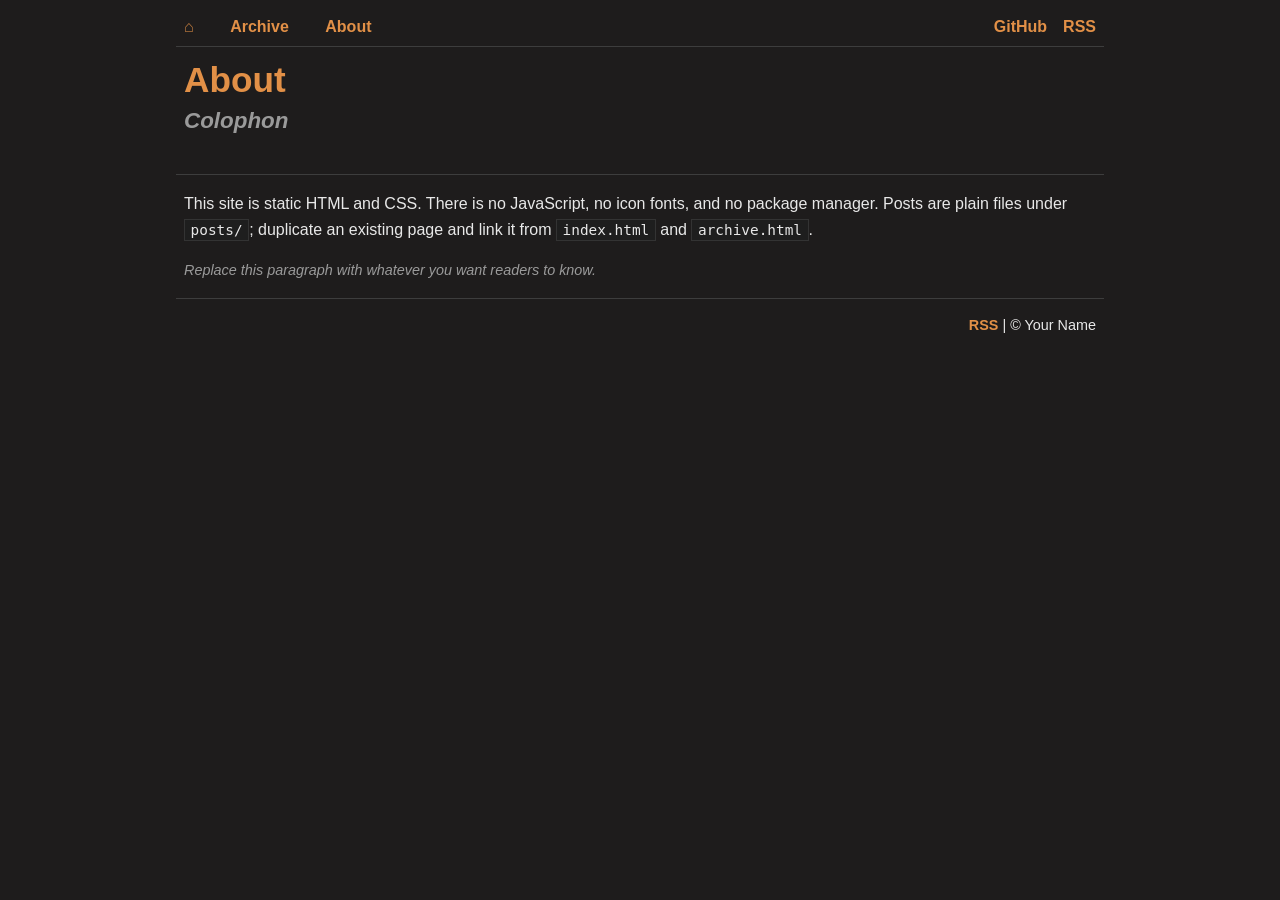
<file: about.html>
<!DOCTYPE html>
<html lang="en">
  <head>
    <meta charset="utf-8" />
    <meta name="viewport" content="width=device-width, initial-scale=1.0" />
    <title>About — your blog title</title>
    <link rel="stylesheet" href="style.css" />
    <link rel="alternate" type="application/atom+xml" title="your blog title" href="feed.xml" />
    <meta name="description" content="About this blog." />
  </head>
  <body>
    <div id="wrapper">
      <nav>
        <ul>
          <li>
            <a href="index.html" title="Home"><span class="nav-icon" aria-hidden="true">⌂</span></a>
          </li>
          <li><a href="archive.html">Archive</a></li>
          <li><a href="about.html">About</a></li>
          <li class="side"><a href="feed.xml" title="Atom feed">RSS</a></li>
          <li class="side"><a href="https://github.com/" rel="me">GitHub</a></li>
        </ul>
      </nav>

      <header>
        <h1><a href="about.html">About</a></h1>
        <h2><span class="accent">Colophon</span></h2>
      </header>

      <main>
        <article>
          <p>
            This site is static HTML and CSS. There is no JavaScript, no icon fonts, and no package manager.
            Posts are plain files under <code>posts/</code>; duplicate an existing page and link it from
            <code>index.html</code> and <code>archive.html</code>.
          </p>
          <p class="bio">Replace this paragraph with whatever you want readers to know.</p>
        </article>
      </main>

      <footer>
        <p>
          <a href="feed.xml" title="Feed">RSS</a><span class="divider"></span>© Your Name
        </p>
      </footer>
    </div>
  </body>
</html>
</file>
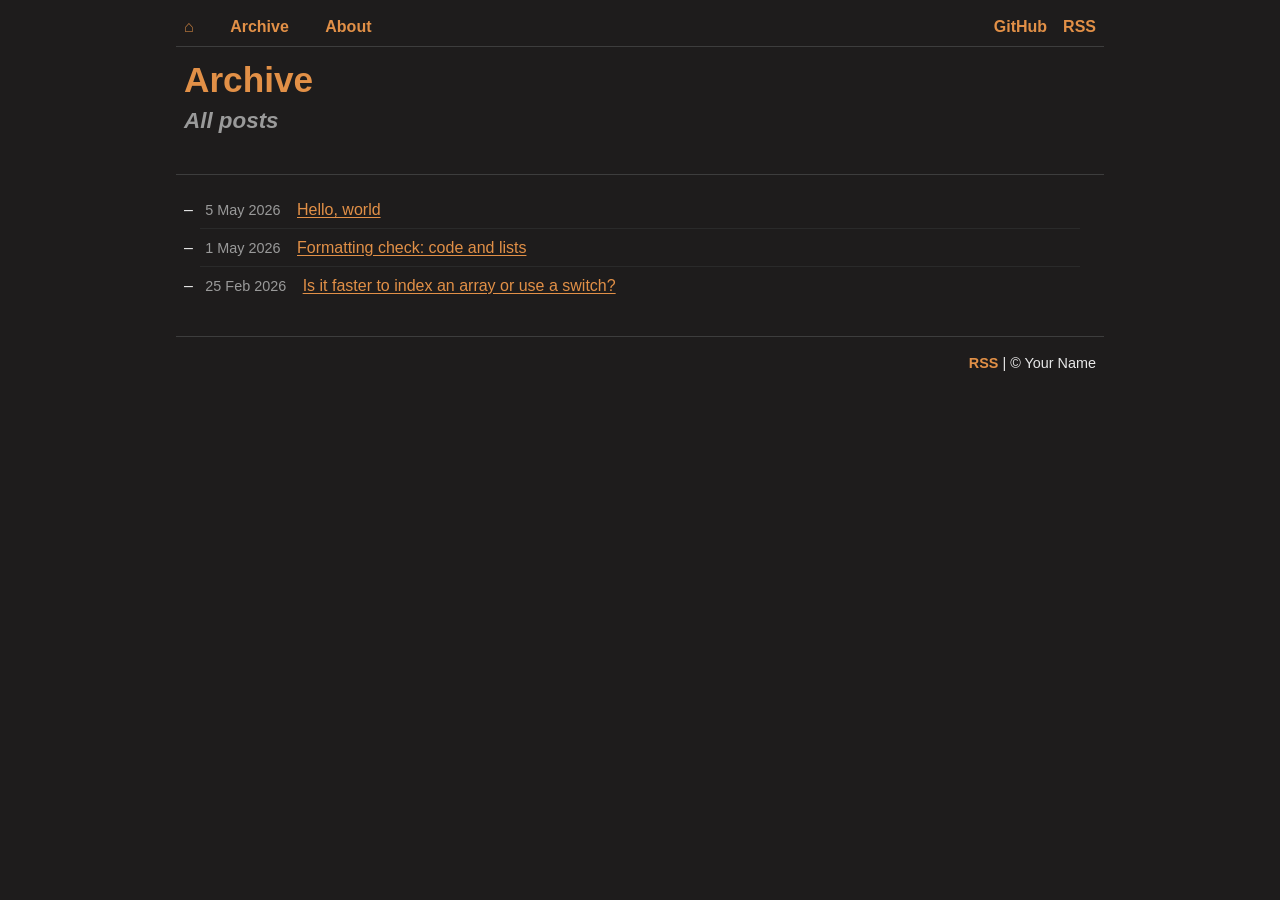
<file: archive.html>
<!DOCTYPE html>
<html lang="en">
  <head>
    <meta charset="utf-8" />
    <meta name="viewport" content="width=device-width, initial-scale=1.0" />
    <title>Archive — your blog title</title>
    <link rel="stylesheet" href="style.css" />
    <link rel="alternate" type="application/atom+xml" title="your blog title" href="feed.xml" />
    <meta name="description" content="All posts." />
  </head>
  <body>
    <div id="wrapper">
      <nav>
        <ul>
          <li>
            <a href="index.html" title="Home"><span class="nav-icon" aria-hidden="true">⌂</span></a>
          </li>
          <li><a href="archive.html">Archive</a></li>
          <li><a href="about.html">About</a></li>
          <li class="side"><a href="feed.xml" title="Atom feed">RSS</a></li>
          <li class="side"><a href="https://github.com/" rel="me">GitHub</a></li>
        </ul>
      </nav>

      <header>
        <h1><a href="archive.html">Archive</a></h1>
        <h2><span class="accent">All posts</span></h2>
      </header>

      <main>
        <article>
          <ul class="archive-list">
            <li><time datetime="2026-05-05">5 May 2026</time> <a href="posts/hello-world.html">Hello, world</a></li>
            <li><time datetime="2026-05-01">1 May 2026</time> <a href="posts/example-snippet.html">Formatting check: code and lists</a></li>
            <li><time datetime="2026-02-25">25 Feb 2026</time> <a href="posts/array-vs-switch-benchmark.html">Is it faster to index an array or use a switch?</a></li>
          </ul>
        </article>
      </main>

      <footer>
        <p>
          <a href="feed.xml" title="Feed">RSS</a><span class="divider"></span>© Your Name
        </p>
      </footer>
    </div>
  </body>
</html>
</file>
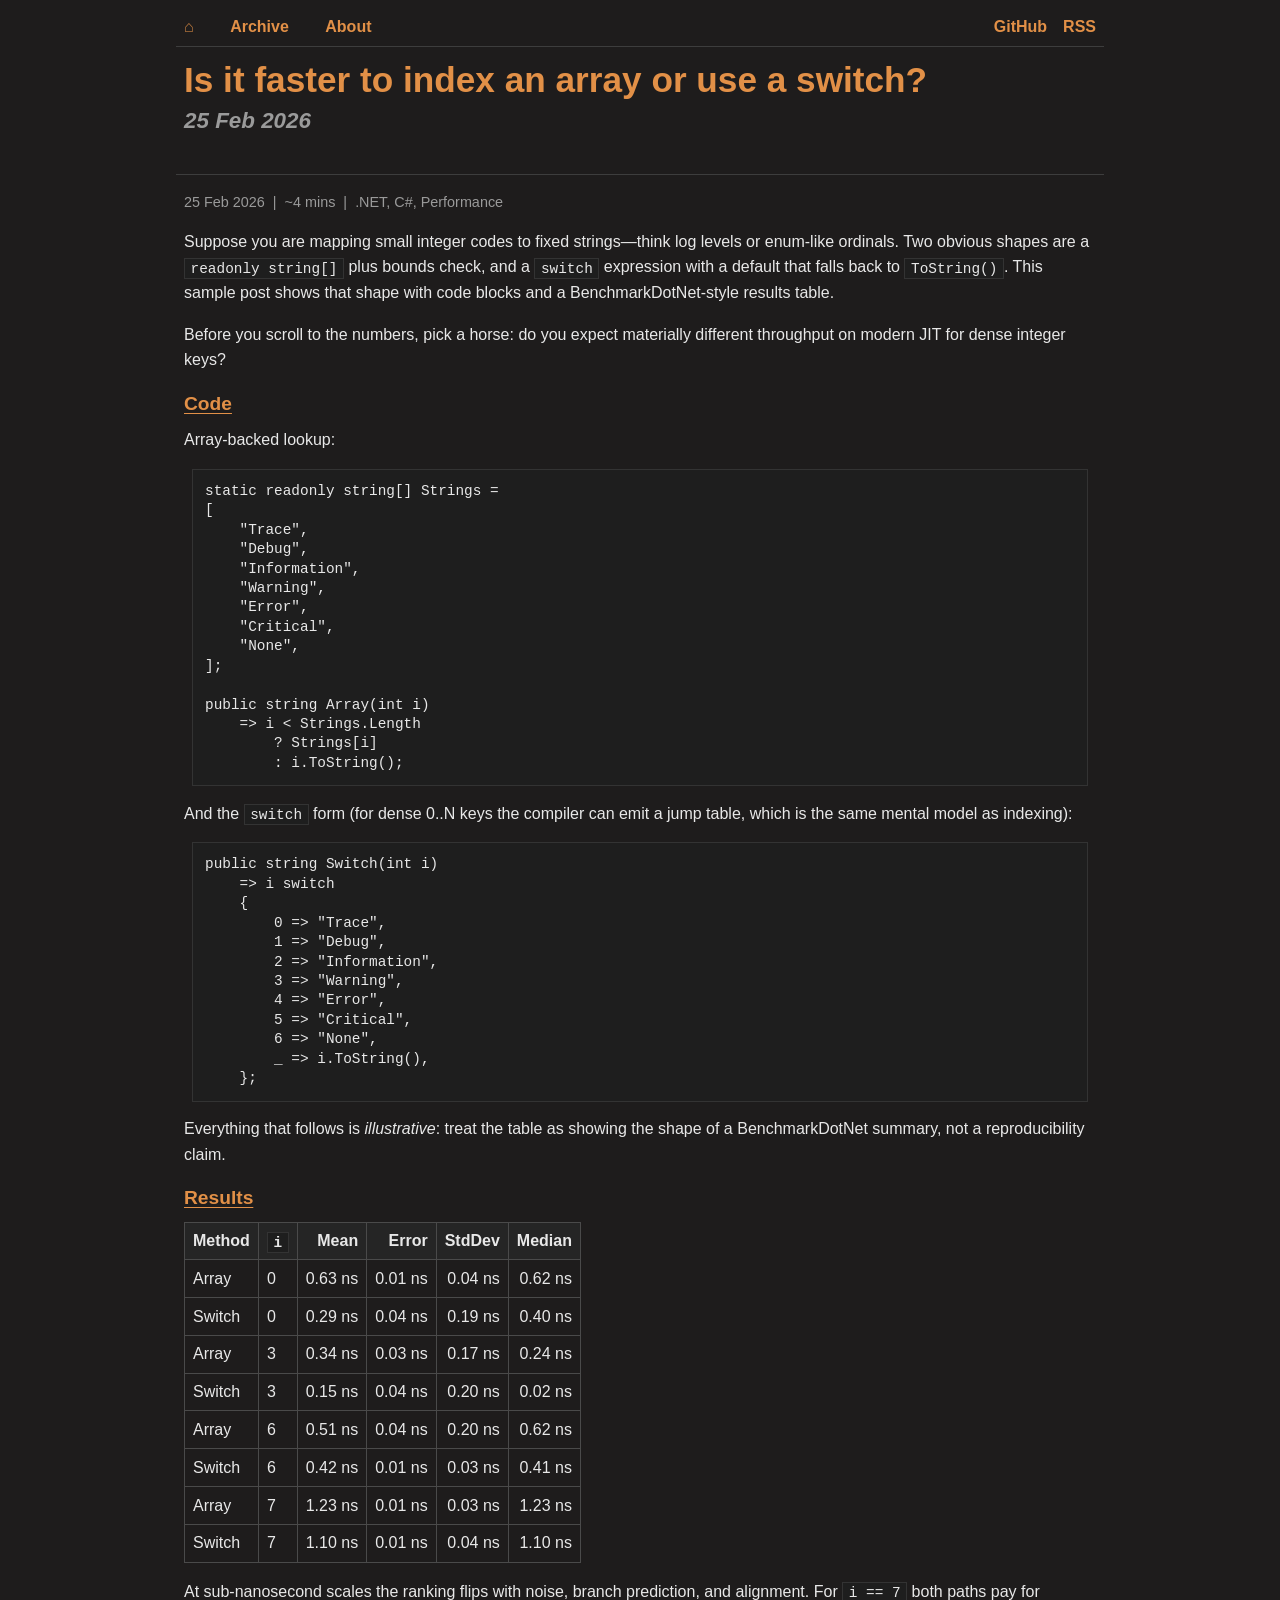
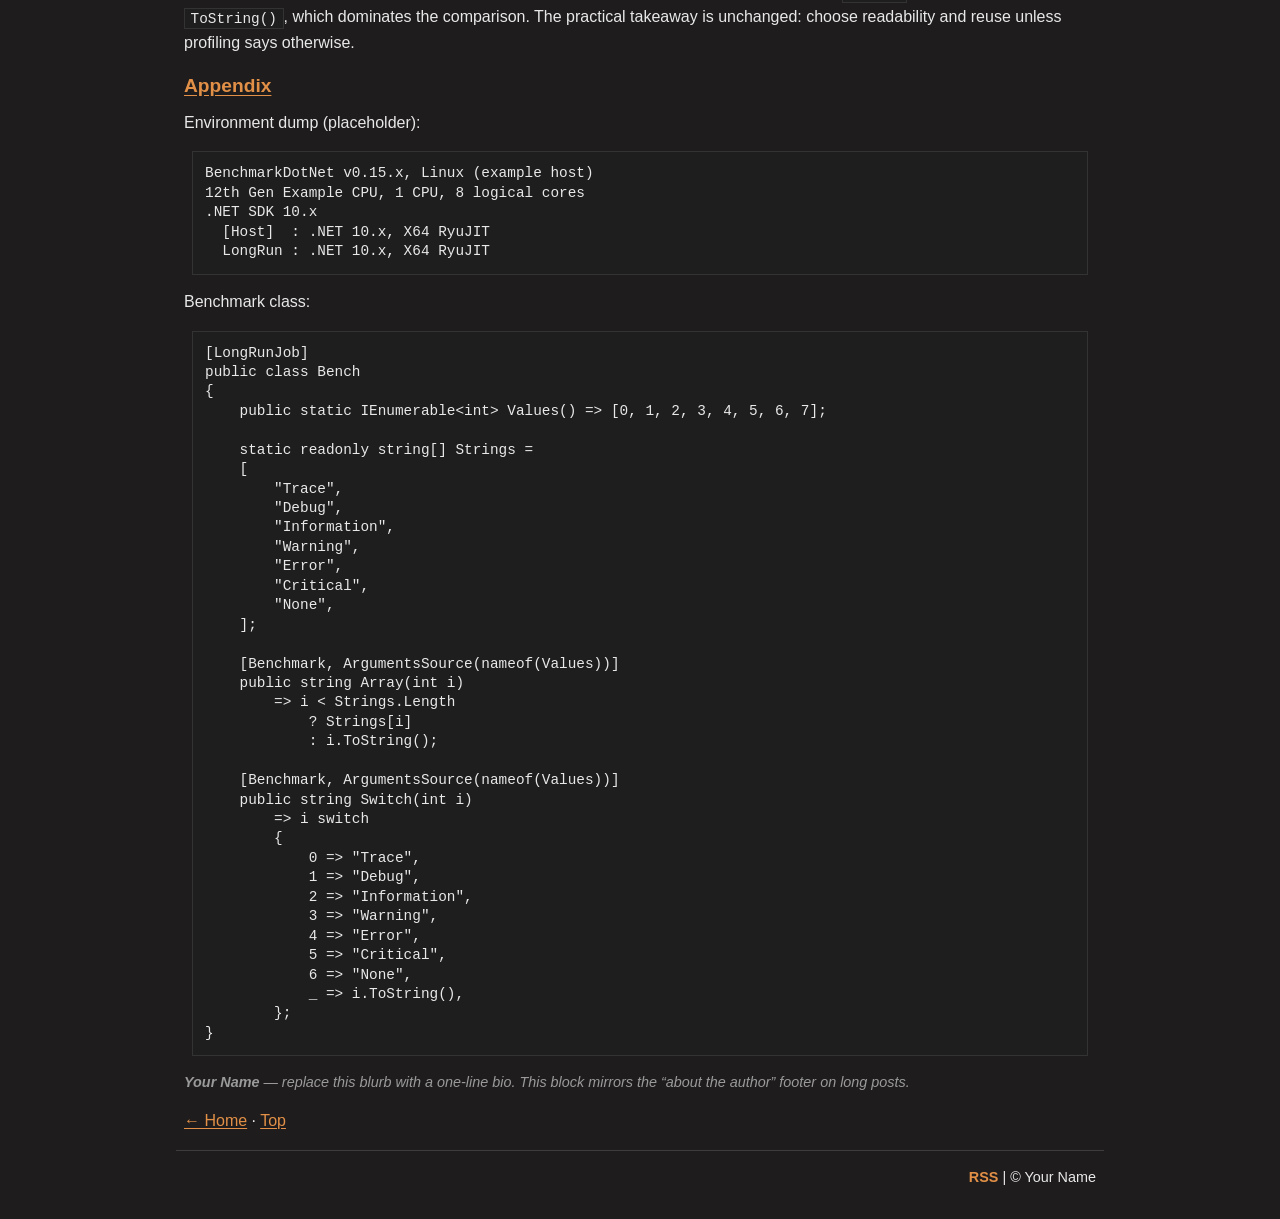
<file: posts/array-vs-switch-benchmark.html>
<!DOCTYPE html>
<html lang="en">
  <head>
    <meta charset="utf-8" />
    <meta name="viewport" content="width=device-width, initial-scale=1.0" />
    <title>Array lookup vs switch — your blog title</title>
    <link rel="stylesheet" href="../style.css" />
    <link rel="alternate" type="application/atom+xml" title="your blog title" href="../feed.xml" />
    <meta
      name="description"
      content="Sample benchmark post: indexing a string table vs a switch expression for small integer codes."
    />
  </head>
  <body>
    <div id="wrapper">
      <nav>
        <ul>
          <li>
            <a href="../index.html" title="Home"><span class="nav-icon" aria-hidden="true">⌂</span></a>
          </li>
          <li><a href="../archive.html">Archive</a></li>
          <li><a href="../about.html">About</a></li>
          <li class="side"><a href="../feed.xml" title="Atom feed">RSS</a></li>
          <li class="side"><a href="https://github.com/" rel="me">GitHub</a></li>
        </ul>
      </nav>

      <header>
        <h1 id="top">
          <a href="../index.html">Is it faster to index an array or use a switch?</a>
        </h1>
        <h2><span class="accent">25 Feb 2026</span></h2>
      </header>

      <main>
        <article>
          <p class="meta">
            <span title="Published">25 Feb 2026</span>
            <span class="divider"></span>
            <span title="Time to read">~4 mins</span>
            <span class="divider"></span>
            <span title="Tags">.NET, C#, Performance</span>
          </p>

          <p>
            Suppose you are mapping small integer codes to fixed strings—think log levels or enum-like ordinals. Two
            obvious shapes are a <code>readonly string[]</code> plus bounds check, and a
            <code>switch</code> expression with a default that falls back to <code>ToString()</code>. This sample post
            shows that shape with code blocks and a BenchmarkDotNet-style results table.
          </p>

          <p>
            Before you scroll to the numbers, pick a horse: do you expect materially different throughput on modern
            JIT for dense integer keys?
          </p>

          <h4 id="code"><a href="#code">Code</a></h4>

          <p>Array-backed lookup:</p>

          <pre><code class="language-csharp">static readonly string[] Strings =
[
    "Trace",
    "Debug",
    "Information",
    "Warning",
    "Error",
    "Critical",
    "None",
];

public string Array(int i)
    =&gt; i &lt; Strings.Length
        ? Strings[i]
        : i.ToString();
</code></pre>

          <p>
            And the <code>switch</code> form (for dense 0..N keys the compiler can emit a jump table, which is the
            same mental model as indexing):
          </p>

          <pre><code class="language-csharp">public string Switch(int i)
    =&gt; i switch
    {
        0 =&gt; "Trace",
        1 =&gt; "Debug",
        2 =&gt; "Information",
        3 =&gt; "Warning",
        4 =&gt; "Error",
        5 =&gt; "Critical",
        6 =&gt; "None",
        _ =&gt; i.ToString(),
    };
</code></pre>

          <p>
            Everything that follows is <em>illustrative</em>: treat the table as showing the shape of a BenchmarkDotNet
            summary, not a reproducibility claim.
          </p>

          <h4 id="results"><a href="#results">Results</a></h4>

          <table>
            <thead>
              <tr>
                <th>Method</th>
                <th><code>i</code></th>
                <th style="text-align: right">Mean</th>
                <th style="text-align: right">Error</th>
                <th style="text-align: right">StdDev</th>
                <th style="text-align: right">Median</th>
              </tr>
            </thead>
            <tbody>
              <tr>
                <td>Array</td>
                <td>0</td>
                <td style="text-align: right">0.63 ns</td>
                <td style="text-align: right">0.01 ns</td>
                <td style="text-align: right">0.04 ns</td>
                <td style="text-align: right">0.62 ns</td>
              </tr>
              <tr>
                <td>Switch</td>
                <td>0</td>
                <td style="text-align: right">0.29 ns</td>
                <td style="text-align: right">0.04 ns</td>
                <td style="text-align: right">0.19 ns</td>
                <td style="text-align: right">0.40 ns</td>
              </tr>
              <tr>
                <td>Array</td>
                <td>3</td>
                <td style="text-align: right">0.34 ns</td>
                <td style="text-align: right">0.03 ns</td>
                <td style="text-align: right">0.17 ns</td>
                <td style="text-align: right">0.24 ns</td>
              </tr>
              <tr>
                <td>Switch</td>
                <td>3</td>
                <td style="text-align: right">0.15 ns</td>
                <td style="text-align: right">0.04 ns</td>
                <td style="text-align: right">0.20 ns</td>
                <td style="text-align: right">0.02 ns</td>
              </tr>
              <tr>
                <td>Array</td>
                <td>6</td>
                <td style="text-align: right">0.51 ns</td>
                <td style="text-align: right">0.04 ns</td>
                <td style="text-align: right">0.20 ns</td>
                <td style="text-align: right">0.62 ns</td>
              </tr>
              <tr>
                <td>Switch</td>
                <td>6</td>
                <td style="text-align: right">0.42 ns</td>
                <td style="text-align: right">0.01 ns</td>
                <td style="text-align: right">0.03 ns</td>
                <td style="text-align: right">0.41 ns</td>
              </tr>
              <tr>
                <td>Array</td>
                <td>7</td>
                <td style="text-align: right">1.23 ns</td>
                <td style="text-align: right">0.01 ns</td>
                <td style="text-align: right">0.03 ns</td>
                <td style="text-align: right">1.23 ns</td>
              </tr>
              <tr>
                <td>Switch</td>
                <td>7</td>
                <td style="text-align: right">1.10 ns</td>
                <td style="text-align: right">0.01 ns</td>
                <td style="text-align: right">0.04 ns</td>
                <td style="text-align: right">1.10 ns</td>
              </tr>
            </tbody>
          </table>

          <p>
            At sub-nanosecond scales the ranking flips with noise, branch prediction, and alignment. For
            <code>i == 7</code> both paths pay for <code>ToString()</code>, which dominates the comparison. The practical
            takeaway is unchanged: choose readability and reuse unless profiling says otherwise.
          </p>

          <h4 id="appendix"><a href="#appendix">Appendix</a></h4>

          <p>Environment dump (placeholder):</p>

          <pre><code class="language-text">BenchmarkDotNet v0.15.x, Linux (example host)
12th Gen Example CPU, 1 CPU, 8 logical cores
.NET SDK 10.x
  [Host]  : .NET 10.x, X64 RyuJIT
  LongRun : .NET 10.x, X64 RyuJIT
</code></pre>

          <p>Benchmark class:</p>

          <pre><code class="language-csharp">[LongRunJob]
public class Bench
{
    public static IEnumerable&lt;int&gt; Values() =&gt; [0, 1, 2, 3, 4, 5, 6, 7];

    static readonly string[] Strings =
    [
        "Trace",
        "Debug",
        "Information",
        "Warning",
        "Error",
        "Critical",
        "None",
    ];

    [Benchmark, ArgumentsSource(nameof(Values))]
    public string Array(int i)
        =&gt; i &lt; Strings.Length
            ? Strings[i]
            : i.ToString();

    [Benchmark, ArgumentsSource(nameof(Values))]
    public string Switch(int i)
        =&gt; i switch
        {
            0 =&gt; "Trace",
            1 =&gt; "Debug",
            2 =&gt; "Information",
            3 =&gt; "Warning",
            4 =&gt; "Error",
            5 =&gt; "Critical",
            6 =&gt; "None",
            _ =&gt; i.ToString(),
        };
}
</code></pre>

          <p class="bio">
            <strong>Your Name</strong> — replace this blurb with a one-line bio. This block mirrors the “about the
            author” footer on long posts.
          </p>

          <p><a href="../index.html">← Home</a> · <a href="#top">Top</a></p>
        </article>
      </main>

      <footer>
        <p>
          <a href="../feed.xml" title="Feed">RSS</a><span class="divider"></span>© Your Name
        </p>
      </footer>
    </div>
  </body>
</html>
</file>
<file: style.css>
/* Minimal programming blog — dark theme. System fonts only, no external assets. */

*,
*::before,
*::after {
  box-sizing: border-box;
}

* {
  margin: 0;
  padding: 0;
}

html {
  font-family: Arial;
  font-size: 16px;
  line-height: 1.4;
  color-scheme: dark;
}

body {
  background: #1e1c1c;
  color: #e8e8e8;
}

a {
  text-decoration: none;
  color: #e29047;
}

a:hover {
  color: #7eb8ff;
}

a:focus-visible {
  outline: 2px solid #7eb8ff;
  outline-offset: 2px;
}

.accent {
  font-style: italic;
  color: #9a9a9a;
}

.not-eq {
  color: #9a9a9a;
  font-size: 110%;
}

.divider::before {
  content: "\00A0|\00A0";
}

#wrapper {
  max-width: 960px;
  margin-left: auto;
  margin-right: auto;
  padding: 1rem 1rem 2rem;
  overflow: hidden;
}

@media only screen and (max-width: 600px) {
  #wrapper {
    padding: 1rem 0rem 2rem;
  }
}

/* Nav */

nav {
  border-bottom: 1px solid #3d3d3d;
  padding: 0 0.5rem 0.5rem;
}

nav::after {
  content: "";
  display: table;
  clear: both;
}

nav ul {
  list-style-type: none;
}

nav li {
  display: inline-block;
  padding-left: 2rem;
}

nav li:first-of-type {
  padding-left: 0;
}

nav li.side {
  float: right;
  padding-left: 1rem;
}

@media (max-width: 768px) {
  nav li {
    padding-left: 0.5rem;
  }

  nav li.side {
    padding-left: 0.25rem;
  }
}

.nav-icon {
  font-size: 1rem;
  opacity: 0.85;
}

nav a {
  font-weight: 700;
}

/* Header */

header {
  border-bottom: 1px solid #3d3d3d;
  padding: 1rem 0.5rem;
  min-height: 8rem;
}

header a:hover {
  color: inherit;
}

header h1 {
  font-size: 2.2rem;
  font-weight: 700;
  line-height: 0.95;
  padding-bottom: 0.5rem;
}

header h2 {
  font-size: 1.4rem;
  font-weight: 700;
}

/* Footer */

footer {
  border-top: 1px solid #3d3d3d;
  padding: 1rem 0.5rem 0;
  font-size: 0.9rem;
}

footer a {
  font-weight: 700;
}

footer::after {
  content: "";
  display: table;
  clear: both;
}

footer > p {
  float: right;
}

/* Articles (listing + post body) */

article {
  border-bottom: 1px solid #2a2a2a;
  padding: 1rem 0.5rem;
}

article:last-of-type {
  border-bottom: 0;
}

article h3 {
  font-size: 1.4rem;
  font-weight: 700;
  padding-bottom: 0.2rem;
}

article h4 {
  font-size: 1.2rem;
  font-weight: 700;
  line-height: 1.6;
  margin-bottom: 0.4em;
}

article h5 {
  font-size: 1rem;
  font-weight: 700;
  line-height: 1.6;
  margin-bottom: 0.4em;
}

article p {
  line-height: 1.6;
  margin-bottom: 1em;
  overflow: auto;
}

article p:last-child {
  margin-bottom: 0;
}

article p.meta,
article span.meta {
  font-size: 0.9rem;
  color: #9a9a9a;
}

article p.bio {
  font-size: 0.9rem;
  font-style: italic;
  color: #9a9a9a;
}

article a {
  text-decoration: underline;
  text-underline-offset: 0.15em;
}

article a:hover {
  text-decoration: none;
}

article h3 a {
  text-decoration: inherit;
}

article p.links a {
  font-weight: 700;
  text-decoration: inherit;
}

/* Code */

article code,
article pre {
  font-family:
    ui-monospace,
    "Cascadia Code",
    "Cascadia Mono",
    "SF Mono",
    Menlo,
    Monaco,
    Consolas,
    monospace;
  line-height: 1.35;
  font-size: 0.9rem;
  font-variant-ligatures: none;
  background-color: #1e1e1e;
  border: 1px solid #333;
}

article code {
  padding: 0.1rem 0.35rem;
  word-wrap: break-word;
}

article pre {
  margin: 0 0.5rem 1em;
  padding: 0.75rem;
  overflow: auto;
}

article pre > code {
  padding: 0;
  border: 0;
  word-wrap: normal;
  background: transparent;
}

article h4 > code,
article h5 > code {
  font-size: inherit;
}

/* Media */

article img {
  padding: 0 0.5rem;
  max-width: calc(100% - 1rem);
  height: auto;
}

/* Blockquote */

article blockquote {
  margin: 0 0.5rem 1em;
  padding: 0.5rem;
  border-left: 0.2em solid #6d6d6d;
  color: #b5b5b5;
}

/* Lists */

article ul,
article ol {
  margin: 0 0.5rem;
  line-height: 1.6;
}

article > ul,
article > ol {
  margin-bottom: 1em;
}

article ul {
  list-style-type: none;
}

article ol {
  padding-left: 1.5rem;
}

article li {
  padding-right: 0.5rem;
}

article ul > li {
  padding-left: 1.5rem;
  text-indent: -1rem;
}

article ul > li::before {
  content: "\2013\00A0";
  padding-right: 0.5rem;
}

/* Tables */

article table {
  line-height: 1.6;
  border-collapse: collapse;
  margin-bottom: 1em;
  display: block;
  max-width: 100%;
  overflow: auto;
}

article td,
article th {
  border: 1px solid #4a4a4a;
  padding: 0.35rem 0.5rem;
}

article thead th {
  background-color: #252525;
  font-weight: 700;
}

article table.layout td,
article table.layout th {
  border: 0;
}

article table.layout td:first-of-type,
article table.layout th:first-of-type {
  padding-left: 0;
}

article table.layout td:last-of-type,
article table.layout th:last-of-type {
  padding-right: 0;
}

/* Archive page simple list */

.archive-list {
  list-style: none;
  padding: 0 0.5rem;
}

.archive-list li {
  padding: 0.35rem 0;
  border-bottom: 1px solid #2a2a2a;
}

.archive-list li:last-child {
  border-bottom: 0;
}

.archive-list time {
  color: #9a9a9a;
  font-size: 0.9rem;
  margin-right: 0.75rem;
}
</file>
